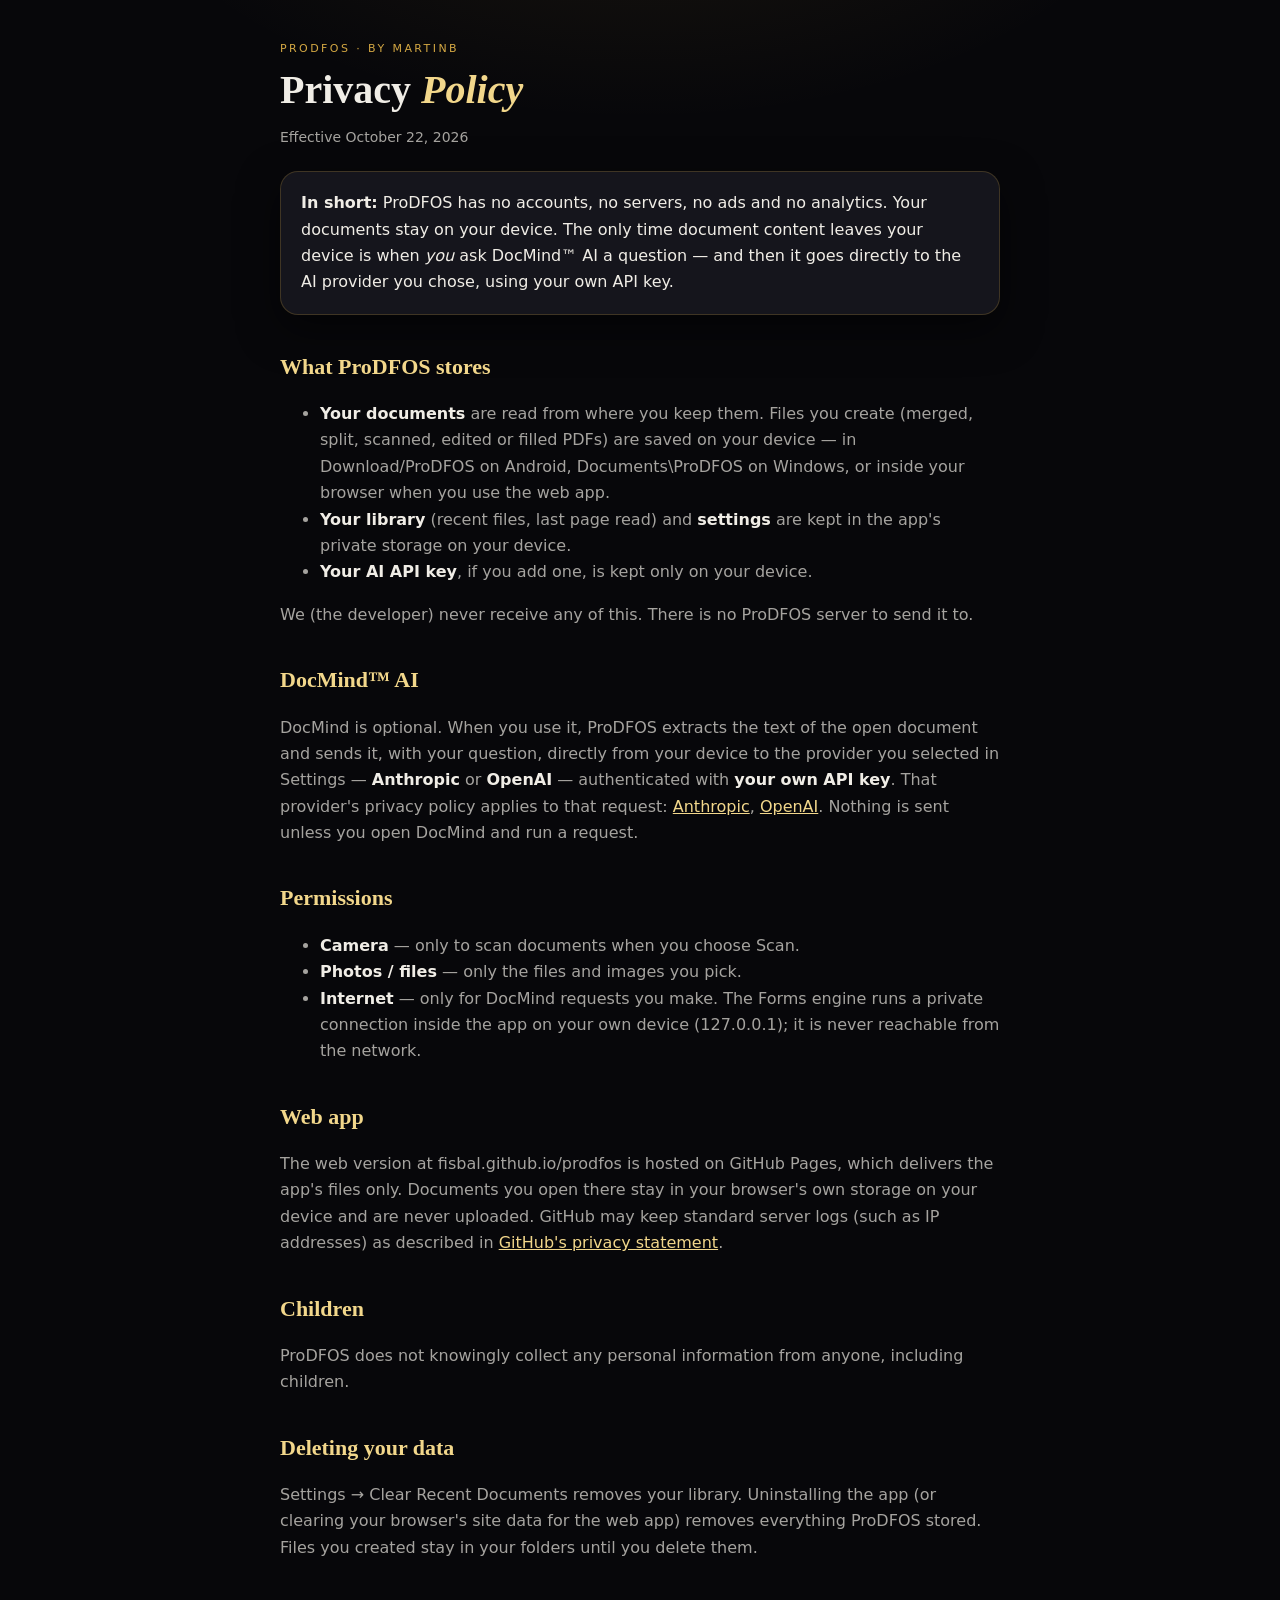
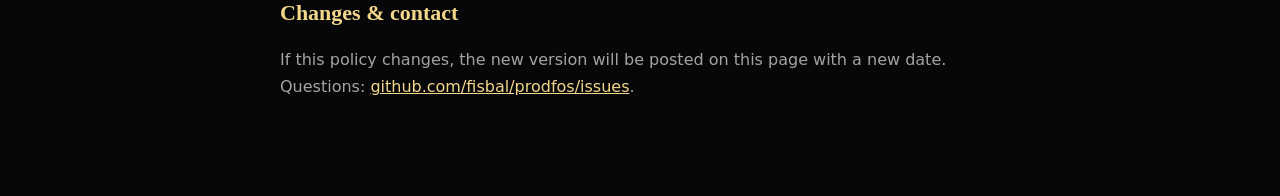
<file: privacy.html>
<!DOCTYPE html>
<html lang="en"><head><meta charset="utf-8"><meta name="viewport" content="width=device-width,initial-scale=1">
<title>ProDFOS — Privacy Policy</title><link rel="stylesheet" href="_legal.css"><link rel="icon" href="favicon.png"></head>
<body><main>
<div class="kicker">ProDFOS · by MartinB</div>
<h1>Privacy <em>Policy</em></h1>
<p class="date">Effective October 22, 2026</p>

<div class="card"><strong>In short:</strong> ProDFOS has no accounts, no servers, no ads and no analytics. Your documents stay on your device. The only time document content leaves your device is when <em>you</em> ask DocMind™ AI a question — and then it goes directly to the AI provider you chose, using your own API key.</div>

<h2>What ProDFOS stores</h2>
<ul>
<li><strong>Your documents</strong> are read from where you keep them. Files you create (merged, split, scanned, edited or filled PDFs) are saved on your device — in Download/ProDFOS on Android, Documents\ProDFOS on Windows, or inside your browser when you use the web app.</li>
<li><strong>Your library</strong> (recent files, last page read) and <strong>settings</strong> are kept in the app's private storage on your device.</li>
<li><strong>Your AI API key</strong>, if you add one, is kept only on your device.</li>
</ul>
<p>We (the developer) never receive any of this. There is no ProDFOS server to send it to.</p>

<h2>DocMind™ AI</h2>
<p>DocMind is optional. When you use it, ProDFOS extracts the text of the open document and sends it, with your question, directly from your device to the provider you selected in Settings — <strong>Anthropic</strong> or <strong>OpenAI</strong> — authenticated with <strong>your own API key</strong>. That provider's privacy policy applies to that request: <a href="https://www.anthropic.com/legal/privacy">Anthropic</a>, <a href="https://openai.com/policies/privacy-policy">OpenAI</a>. Nothing is sent unless you open DocMind and run a request.</p>

<h2>Permissions</h2>
<ul>
<li><strong>Camera</strong> — only to scan documents when you choose Scan.</li>
<li><strong>Photos / files</strong> — only the files and images you pick.</li>
<li><strong>Internet</strong> — only for DocMind requests you make. The Forms engine runs a private connection inside the app on your own device (127.0.0.1); it is never reachable from the network.</li>
</ul>

<h2>Web app</h2>
<p>The web version at fisbal.github.io/prodfos is hosted on GitHub Pages, which delivers the app's files only. Documents you open there stay in your browser's own storage on your device and are never uploaded. GitHub may keep standard server logs (such as IP addresses) as described in <a href="https://docs.github.com/site-policy/privacy-policies/github-general-privacy-statement">GitHub's privacy statement</a>.</p>

<h2>Children</h2>
<p>ProDFOS does not knowingly collect any personal information from anyone, including children.</p>

<h2>Deleting your data</h2>
<p>Settings → Clear Recent Documents removes your library. Uninstalling the app (or clearing your browser's site data for the web app) removes everything ProDFOS stored. Files you created stay in your folders until you delete them.</p>

<h2>Changes &amp; contact</h2>
<p>If this policy changes, the new version will be posted on this page with a new date. Questions: <a href="https://github.com/fisbal/prodfos/issues">github.com/fisbal/prodfos/issues</a>.</p>
</main></body></html>
</file>
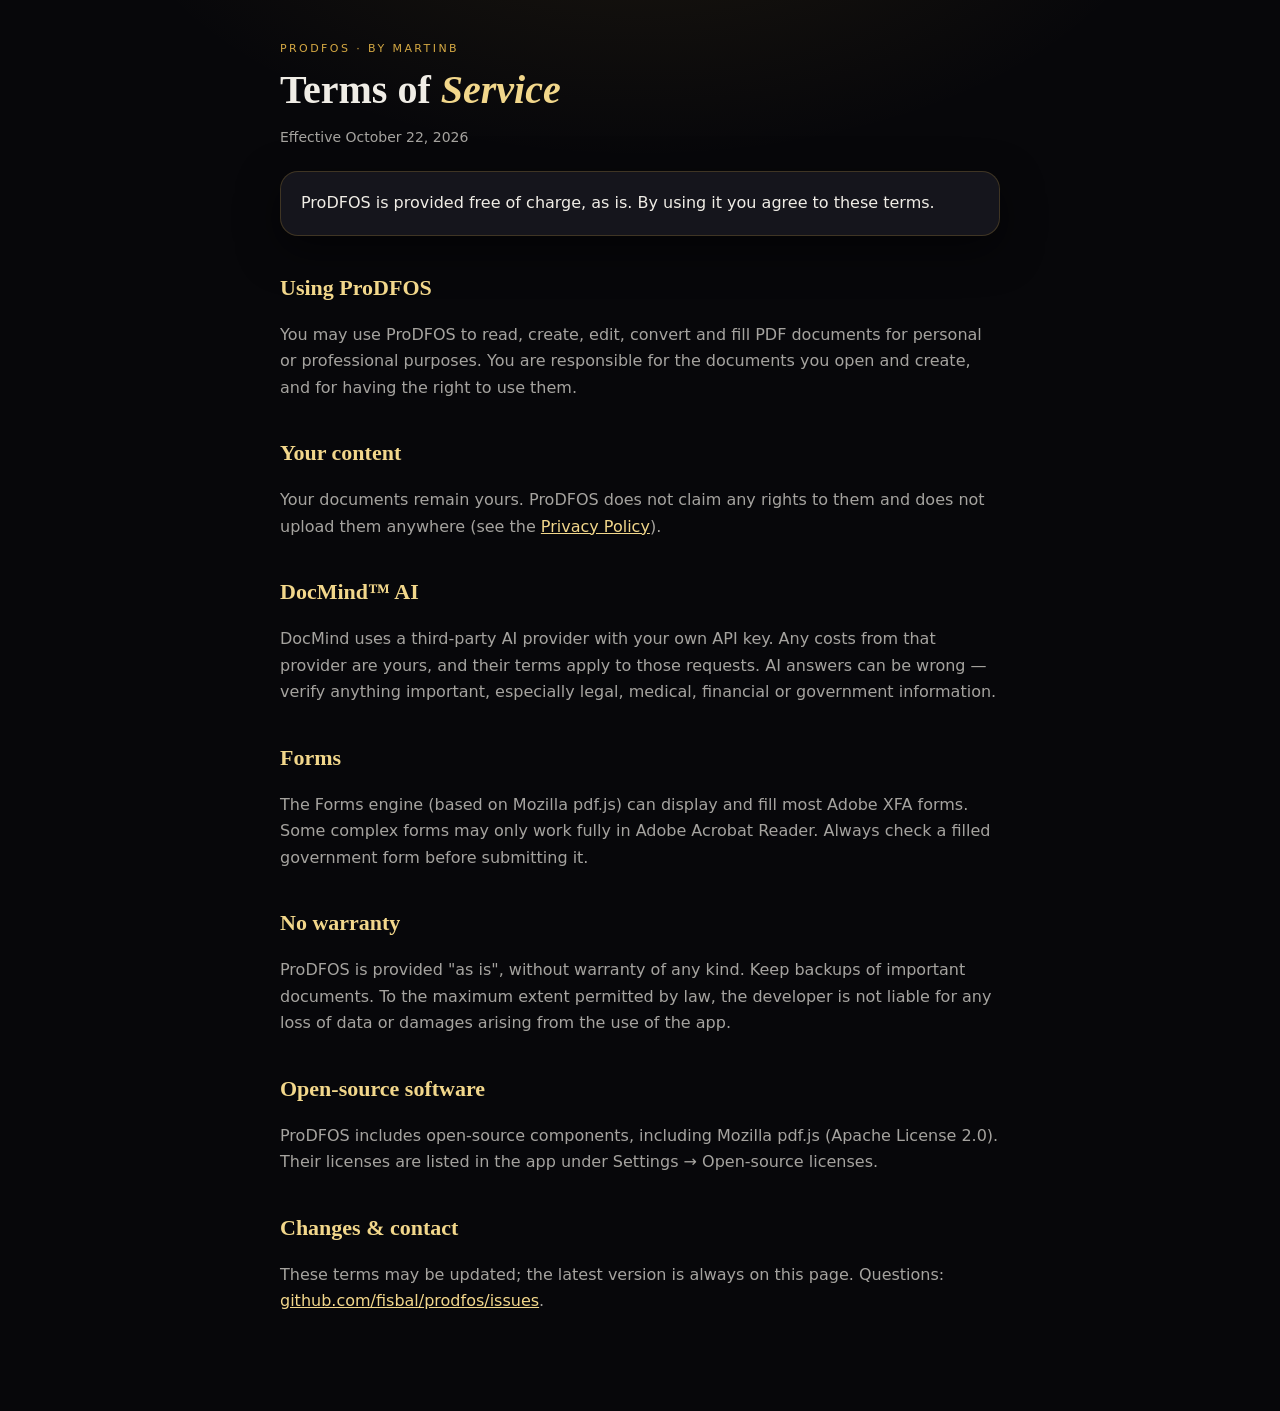
<file: terms.html>
<!DOCTYPE html>
<html lang="en"><head><meta charset="utf-8"><meta name="viewport" content="width=device-width,initial-scale=1">
<title>ProDFOS — Terms of Service</title><link rel="stylesheet" href="_legal.css"><link rel="icon" href="favicon.png"></head>
<body><main>
<div class="kicker">ProDFOS · by MartinB</div>
<h1>Terms of <em>Service</em></h1>
<p class="date">Effective October 22, 2026</p>

<div class="card">ProDFOS is provided free of charge, as is. By using it you agree to these terms.</div>

<h2>Using ProDFOS</h2>
<p>You may use ProDFOS to read, create, edit, convert and fill PDF documents for personal or professional purposes. You are responsible for the documents you open and create, and for having the right to use them.</p>

<h2>Your content</h2>
<p>Your documents remain yours. ProDFOS does not claim any rights to them and does not upload them anywhere (see the <a href="privacy.html">Privacy Policy</a>).</p>

<h2>DocMind™ AI</h2>
<p>DocMind uses a third-party AI provider with your own API key. Any costs from that provider are yours, and their terms apply to those requests. AI answers can be wrong — verify anything important, especially legal, medical, financial or government information.</p>

<h2>Forms</h2>
<p>The Forms engine (based on Mozilla pdf.js) can display and fill most Adobe XFA forms. Some complex forms may only work fully in Adobe Acrobat Reader. Always check a filled government form before submitting it.</p>

<h2>No warranty</h2>
<p>ProDFOS is provided "as is", without warranty of any kind. Keep backups of important documents. To the maximum extent permitted by law, the developer is not liable for any loss of data or damages arising from the use of the app.</p>

<h2>Open-source software</h2>
<p>ProDFOS includes open-source components, including Mozilla pdf.js (Apache License 2.0). Their licenses are listed in the app under Settings → Open-source licenses.</p>

<h2>Changes &amp; contact</h2>
<p>These terms may be updated; the latest version is always on this page. Questions: <a href="https://github.com/fisbal/prodfos/issues">github.com/fisbal/prodfos/issues</a>.</p>
</main></body></html>
</file>
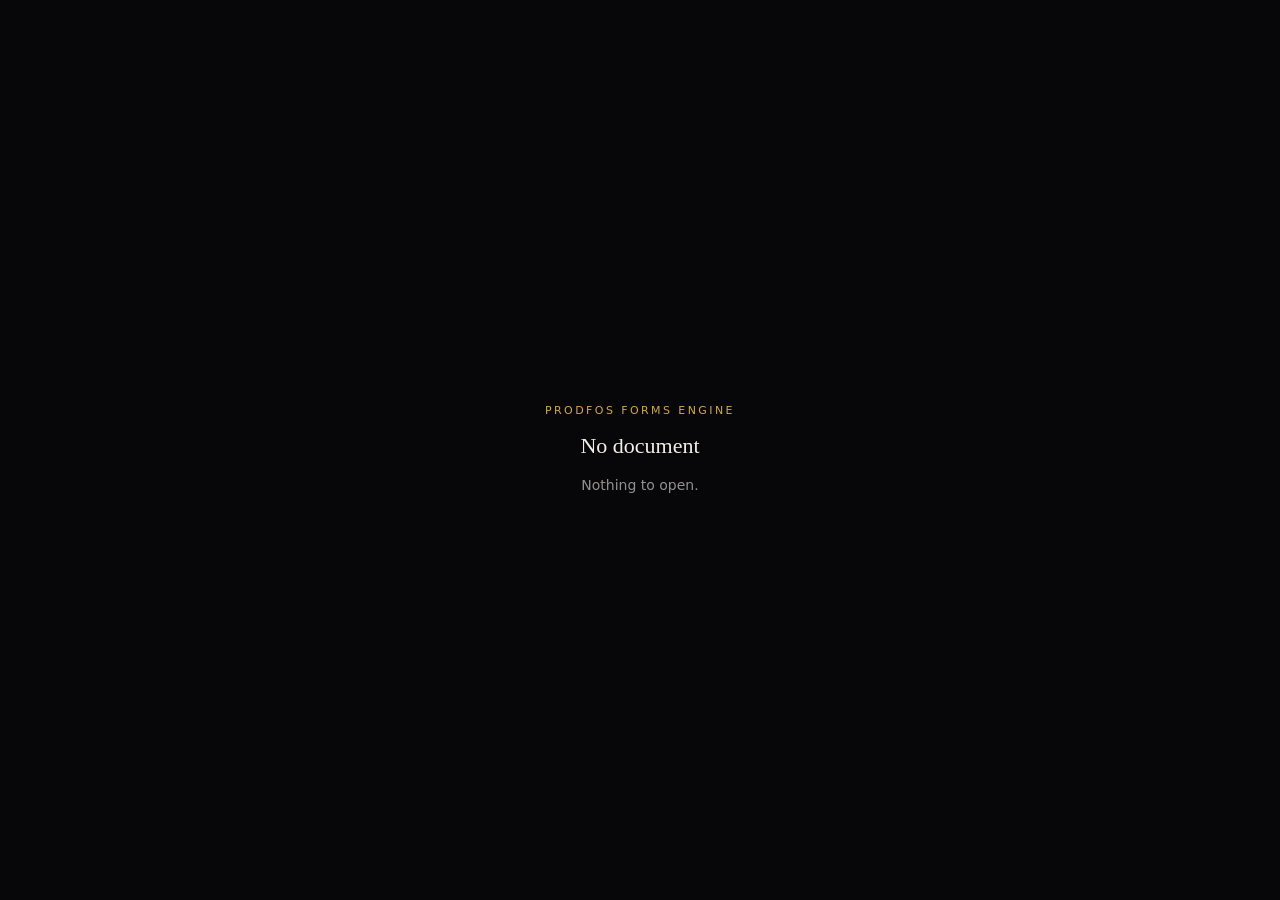
<file: assets/pdfjs/xfa_viewer.html>
<!DOCTYPE html>
<!--
  ProDFOS Forms Engine
  Renders Adobe XFA / scripted government forms with Mozilla pdf.js
  (the same engine Firefox uses). Runs in two modes:

  1. Server mode (Android + Windows): ?file=/doc/<token>&api=/api/<token>
     The app runs a private localhost server that serves this page, the PDF,
     and receives saved forms through POST <api>/save.

  2. Embed mode (Web): ?mode=embed
     Lives in an <iframe>. The parent page sends {type:'open', data, name}
     via postMessage and receives {type:'saved', data} back.
-->
<html lang="en">
<head>
<meta charset="utf-8">
<meta name="viewport" content="width=device-width, initial-scale=1">
<title>ProDFOS Forms</title>
<link rel="stylesheet" href="pdf_viewer.css">
<style>
  :root {
    --void: #07070A; --surface: #0E0E13; --card: #15151C; --border: #26262F;
    --gold: #D4A843; --gold-light: #F2D78B; --cream: #F0EDE6; --muted: rgba(240,237,230,.6);
  }
  html, body { margin: 0; height: 100%; background: var(--void); color: var(--cream);
    font-family: "DM Sans", system-ui, -apple-system, "Segoe UI", Roboto, sans-serif;
    -webkit-tap-highlight-color: transparent; overflow: hidden; }
  #viewerContainer { position: absolute; inset: 0; overflow: auto; padding-bottom: 96px;
    box-sizing: border-box; background:
      radial-gradient(1200px 600px at 50% -10%, rgba(212,168,67,.07), transparent 60%), var(--void); }
  #viewerContainer::-webkit-scrollbar { width: 8px; height: 8px; }
  #viewerContainer::-webkit-scrollbar-thumb { background: #2c2c36; border-radius: 8px; }
  .pdfViewer { padding: 18px 0; }
  .pdfViewer .page { margin: 0 auto 16px auto; border: none !important;
    box-shadow: 0 10px 40px rgba(0,0,0,.55), 0 0 0 1px rgba(212,168,67,.10); border-radius: 2px; }
  /* XFA fields: make them clearly fillable */
  .xfaLayer input, .xfaLayer textarea, .xfaLayer select { background: rgba(212,168,67,.08); }
  .xfaLayer input:focus, .xfaLayer textarea:focus, .xfaLayer select:focus {
    outline: 2px solid var(--gold); background: rgba(212,168,67,.14); }
  .annotationLayer .textWidgetAnnotation :is(input, textarea):focus,
  .annotationLayer .choiceWidgetAnnotation select:focus { outline: 2px solid var(--gold); }

  #bar { position: fixed; left: 50%; bottom: 18px; transform: translateX(-50%);
    display: flex; align-items: center; gap: 4px; padding: 6px; border-radius: 999px;
    background: rgba(21,21,28,.78); backdrop-filter: blur(18px); -webkit-backdrop-filter: blur(18px);
    border: 1px solid rgba(212,168,67,.22); box-shadow: 0 12px 40px rgba(0,0,0,.6); z-index: 10;
    user-select: none; }
  #bar button { all: unset; cursor: pointer; height: 38px; min-width: 38px; padding: 0 10px;
    border-radius: 999px; display: flex; align-items: center; justify-content: center;
    color: var(--cream); font-size: 14px; font-weight: 600; box-sizing: border-box; }
  #bar button:hover { background: rgba(255,255,255,.06); }
  #bar button:active { transform: scale(.96); }
  #bar svg { width: 20px; height: 20px; fill: none; stroke: currentColor; stroke-width: 2;
    stroke-linecap: round; stroke-linejoin: round; }
  #pageInfo { min-width: 64px; text-align: center; font-size: 13px; color: var(--gold);
    font-variant-numeric: tabular-nums; font-weight: 600; }
  #save { background: linear-gradient(135deg, var(--gold-light), var(--gold)) !important;
    color: #1a1406 !important; padding: 0 16px !important; gap: 6px; }
  #save.dirty::after { content: ""; width: 7px; height: 7px; border-radius: 50%; background: #1a1406;
    margin-left: 2px; }
  .sep { width: 1px; height: 22px; background: var(--border); margin: 0 2px; }

  #status { position: fixed; inset: 0; display: flex; flex-direction: column; align-items: center;
    justify-content: center; gap: 16px; text-align: center; padding: 32px; z-index: 20;
    background: var(--void); transition: opacity .35s ease; }
  #status.hidden { opacity: 0; pointer-events: none; }
  .spinner { width: 42px; height: 42px; border-radius: 50%; border: 3px solid rgba(212,168,67,.18);
    border-top-color: var(--gold); animation: spin 0.9s linear infinite; }
  @keyframes spin { to { transform: rotate(360deg); } }
  #statusTitle { font-family: "Playfair Display", Georgia, serif; font-size: 22px; }
  #statusText { color: var(--muted); font-size: 14px; max-width: 420px; line-height: 1.55; }
  .kicker { font-size: 11px; letter-spacing: .22em; text-transform: uppercase; color: var(--gold); }

  #toast { position: fixed; left: 50%; bottom: 82px; transform: translate(-50%, 20px); opacity: 0;
    background: var(--card); border: 1px solid rgba(212,168,67,.3); color: var(--cream);
    padding: 10px 16px; border-radius: 12px; font-size: 13px; transition: all .3s ease; z-index: 30;
    max-width: 86vw; text-align: center; }
  #toast.show { opacity: 1; transform: translate(-50%, 0); }
  #pw { display: none; flex-direction: column; gap: 10px; width: min(320px, 80vw); }
  #pw input { all: unset; background: var(--card); border: 1px solid var(--border); border-radius: 12px;
    padding: 12px 14px; color: var(--cream); font-size: 15px; }
  #pw button { all: unset; cursor: pointer; text-align: center; padding: 12px; border-radius: 999px;
    background: linear-gradient(135deg, var(--gold-light), var(--gold)); color: #1a1406; font-weight: 700; }
</style>
</head>
<body>
<div id="viewerContainer"><div id="viewer" class="pdfViewer"></div></div>

<div id="bar" style="display:none">
  <button id="zoomOut" title="Zoom out"><svg viewBox="0 0 24 24"><path d="M5 12h14"/></svg></button>
  <button id="fit" title="Fit width"><svg viewBox="0 0 24 24"><path d="M4 9V5h4M20 9V5h-4M4 15v4h4M20 15v4h-4"/></svg></button>
  <button id="zoomIn" title="Zoom in"><svg viewBox="0 0 24 24"><path d="M12 5v14M5 12h14"/></svg></button>
  <div class="sep"></div>
  <div id="pageInfo">– / –</div>
  <div class="sep"></div>
  <button id="save" title="Save filled form">
    <svg viewBox="0 0 24 24"><path d="M5 4h11l3 3v13H5z"/><path d="M8 4v5h7V4M8 20v-6h8v6"/></svg>
    <span>Save</span>
  </button>
</div>

<div id="status">
  <div class="spinner" id="spinner"></div>
  <div class="kicker">ProDFOS Forms Engine</div>
  <div id="statusTitle">Opening form…</div>
  <div id="statusText">Rendering scripted &amp; XFA forms with the same engine Firefox uses.</div>
  <form id="pw"><input id="pwInput" type="password" placeholder="Password" autocomplete="off"><button>Unlock</button></form>
</div>
<div id="toast"></div>

<script src="pdf.min.js"></script>
<script src="pdf_viewer.js"></script>
<script>
(function () {
  'use strict';
  var params = new URLSearchParams(location.search);
  var EMBED = params.get('mode') === 'embed';
  var FILE = params.get('file');
  var API = params.get('api');
  var NAME = params.get('name') || 'form.pdf';

  pdfjsLib.GlobalWorkerOptions.workerSrc = 'pdf.worker.min.js';

  var container = document.getElementById('viewerContainer');
  var eventBus = new pdfjsViewer.EventBus();
  var linkService = new pdfjsViewer.PDFLinkService({ eventBus: eventBus });
  var scripting = null;
  try {
    scripting = new pdfjsViewer.PDFScriptingManager({ eventBus: eventBus, sandboxBundleSrc: 'pdf.sandbox.min.js' });
  } catch (e) { scripting = null; }

  var viewer = new pdfjsViewer.PDFViewer({
    container: container, eventBus: eventBus, linkService: linkService,
    scriptingManager: scripting || undefined,
    annotationMode: pdfjsLib.AnnotationMode.ENABLE_FORMS,
    textLayerMode: 1, removePageBorders: false,
  });
  linkService.setViewer(viewer);
  if (scripting) scripting.setViewer(viewer);

  var pdfDoc = null, dirty = false;
  var $ = function (id) { return document.getElementById(id); };

  // ── Messaging to the host app ────────────────────────────
  function notify(type, extra) {
    var msg = Object.assign({ type: type }, extra || {});
    if (EMBED) { try { parent.postMessage(Object.assign({ source: 'prodfos-forms' }, msg), '*'); } catch (e) {} return; }
    if (API) {
      fetch(API + '/event', { method: 'POST', headers: { 'Content-Type': 'application/json' },
        body: JSON.stringify(msg) }).catch(function () {});
    }
  }

  function toast(text) {
    var t = $('toast'); t.textContent = text; t.classList.add('show');
    clearTimeout(toast._t); toast._t = setTimeout(function () { t.classList.remove('show'); }, 2600);
  }

  function showError(title, text) {
    $('spinner').style.display = 'none';
    $('statusTitle').textContent = title;
    $('statusText').textContent = text;
    $('status').classList.remove('hidden');
    notify('error', { message: title + ': ' + text });
  }

  // ── Viewer events ────────────────────────────────────────
  eventBus.on('pagesinit', function () {
    viewer.currentScaleValue = window.innerWidth < 700 ? 'page-width' : 'auto';
    $('status').classList.add('hidden');
    $('bar').style.display = 'flex';
    updatePage();
  });
  eventBus.on('pagechanging', updatePage);
  function updatePage() {
    if (!pdfDoc) return;
    $('pageInfo').textContent = viewer.currentPageNumber + ' / ' + pdfDoc.numPages;
  }
  window.addEventListener('resize', function () {
    var v = viewer.currentScaleValue;
    if (v === 'page-width' || v === 'auto' || v === 'page-fit') viewer.currentScaleValue = v;
  });

  // ── Zoom ─────────────────────────────────────────────────
  function setScale(s) { viewer.currentScale = Math.max(0.25, Math.min(5, s)); }
  $('zoomIn').onclick = function () { setScale(viewer.currentScale * 1.2); };
  $('zoomOut').onclick = function () { setScale(viewer.currentScale / 1.2); };
  $('fit').onclick = function () { viewer.currentScaleValue = 'page-width'; };
  container.addEventListener('wheel', function (e) {
    if (!e.ctrlKey) return; e.preventDefault();
    setScale(viewer.currentScale * (e.deltaY < 0 ? 1.1 : 1 / 1.1));
  }, { passive: false });

  // Pinch-to-zoom (touch)
  var pinch = null;
  function dist(t) { var dx = t[0].clientX - t[1].clientX, dy = t[0].clientY - t[1].clientY; return Math.hypot(dx, dy); }
  container.addEventListener('touchstart', function (e) {
    if (e.touches.length === 2) pinch = { d: dist(e.touches), s: viewer.currentScale, r: 1 };
  }, { passive: true });
  container.addEventListener('touchmove', function (e) {
    if (!pinch || e.touches.length !== 2) return; e.preventDefault();
    pinch.r = dist(e.touches) / pinch.d;
    $('viewer').style.transform = 'scale(' + pinch.r + ')';
    $('viewer').style.transformOrigin = 'center top';
  }, { passive: false });
  container.addEventListener('touchend', function () {
    if (!pinch) return; var target = pinch.s * pinch.r; pinch = null;
    $('viewer').style.transform = ''; setScale(target);
  });

  // ── Save filled form ─────────────────────────────────────
  $('save').onclick = function () {
    if (!pdfDoc) return;
    $('save').querySelector('span').textContent = 'Saving…';
    // Nothing edited yet → save an exact copy. pdf.js's saveDocument() crashes on
    // XFA forms when no field has changed ("Cannot read properties of null
    // (reading 'get')", CF 742) — and there is nothing to rebuild anyway.
    var storage = pdfDoc.annotationStorage;
    var changed = storage && typeof storage.size === 'number' ? storage.size > 0 : dirty;
    (changed ? pdfDoc.saveDocument() : pdfDoc.getData()).then(function (data) {
      if (EMBED) {
        parent.postMessage({ source: 'prodfos-forms', type: 'saved', name: NAME, data: data }, '*');
        done(); return;
      }
      return fetch(API + '/save', { method: 'POST', headers: { 'Content-Type': 'application/pdf' }, body: data })
        .then(function (r) { if (!r.ok) throw new Error('HTTP ' + r.status); return r.json(); })
        .then(function (j) { done(j && j.name ? 'Saved · ' + j.name : null); });
    }).catch(function (e) {
      $('save').querySelector('span').textContent = 'Save';
      toast('Could not save: ' + (e && e.message ? e.message : e));
    });
    function done(msg) {
      dirty = false; $('save').classList.remove('dirty');
      $('save').querySelector('span').textContent = 'Save';
      toast(msg || 'Filled form saved');
    }
  };

  // ── Open ─────────────────────────────────────────────────
  function open(src, password) {
    var opts = {
      enableXfa: true,
      cMapUrl: 'cmaps/', cMapPacked: true,
      standardFontDataUrl: 'standard_fonts/',
      isEvalSupported: false,
    };
    if (src.data) opts.data = src.data; else opts.url = src.url;
    if (password) opts.password = password;
    var task = pdfjsLib.getDocument(opts);
    task.promise.then(function (doc) {
      pdfDoc = doc;
      viewer.setDocument(doc);
      linkService.setDocument(doc, null);
      if (scripting) { try { scripting.setDocument(doc); } catch (e) {} }
      doc.annotationStorage.onSetModified = function () { dirty = true; $('save').classList.add('dirty'); };
      notify('loaded', { pages: doc.numPages, xfa: !!doc.isPureXfa });
    }).catch(function (err) {
      if (err && err.name === 'PasswordException') {
        $('spinner').style.display = 'none';
        $('statusTitle').textContent = password ? 'Wrong password' : 'Protected document';
        $('statusText').textContent = 'Enter the password to open this form.';
        $('pw').style.display = 'flex';
        $('pw').onsubmit = function (e) {
          e.preventDefault(); $('pw').style.display = 'none'; $('spinner').style.display = '';
          $('statusTitle').textContent = 'Opening form…';
          open(src, $('pwInput').value);
        };
        return;
      }
      showError('Could not open this form', (err && err.message) || String(err));
    });
  }

  if (EMBED) {
    window.addEventListener('message', function (e) {
      var m = e.data;
      if (!m || m.type !== 'open' || !m.data) return;
      if (m.name) NAME = m.name;
      open({ data: m.data });
    });
    notify('ready');
  } else if (FILE) {
    open({ url: FILE });
  } else {
    showError('No document', 'Nothing to open.');
  }
})();
</script>
</body>
</html>
</file>
<file: _legal.css>
:root{--bg:#07070A;--card:#15151C;--gold:#D4A843;--gold2:#F2D78B;--cream:#F0EDE6;--muted:rgba(240,237,230,.68)}
*{box-sizing:border-box}
body{margin:0;background:radial-gradient(900px 500px at 50% -10%,rgba(212,168,67,.10),transparent 60%),var(--bg);color:var(--cream);font:16px/1.65 "DM Sans",system-ui,-apple-system,"Segoe UI",Roboto,sans-serif}
main{max-width:760px;margin:0 auto;padding:40px 20px 80px}
.kicker{font-size:11px;letter-spacing:.22em;text-transform:uppercase;color:var(--gold)}
h1{font-family:"Playfair Display",Georgia,serif;font-size:40px;line-height:1.1;margin:10px 0 6px}
h1 em{color:var(--gold2);font-style:italic}
h2{font-family:"Playfair Display",Georgia,serif;font-size:22px;margin:34px 0 8px;color:var(--gold2)}
p,li{color:var(--muted)} strong{color:var(--cream)}
.card{background:var(--card);border:1px solid rgba(212,168,67,.22);border-radius:18px;padding:18px 20px;margin:22px 0;box-shadow:0 14px 40px rgba(0,0,0,.5)}
a{color:var(--gold2)} .date{color:var(--muted);font-size:14px}
</file>
<file: assets/pdfjs/pdf_viewer.css>
/* Copyright 2014 Mozilla Foundation
 *
 * Licensed under the Apache License, Version 2.0 (the "License");
 * you may not use this file except in compliance with the License.
 * You may obtain a copy of the License at
 *
 *     http://www.apache.org/licenses/LICENSE-2.0
 *
 * Unless required by applicable law or agreed to in writing, software
 * distributed under the License is distributed on an "AS IS" BASIS,
 * WITHOUT WARRANTIES OR CONDITIONS OF ANY KIND, either express or implied.
 * See the License for the specific language governing permissions and
 * limitations under the License.
 */

:root {
  --highlight-bg-color: rgba(180, 0, 170, 1);
  --highlight-selected-bg-color: rgba(0, 100, 0, 1);
}

@media screen and (forced-colors: active) {
  :root {
    --highlight-bg-color: Highlight;
    --highlight-selected-bg-color: ButtonText;
  }
}

.textLayer {
  position: absolute;
  text-align: initial;
  inset: 0;
  overflow: hidden;
  opacity: 0.25;
  line-height: 1;
  -webkit-text-size-adjust: none;
     -moz-text-size-adjust: none;
          text-size-adjust: none;
  forced-color-adjust: none;
  transform-origin: 0 0;
  z-index: 2;
}

.textLayer :is(span, br) {
  color: transparent;
  position: absolute;
  white-space: pre;
  cursor: text;
  transform-origin: 0% 0%;
}

/* Only necessary in Google Chrome, see issue 14205, and most unfortunately
 * the problem doesn't show up in "text" reference tests. */
.textLayer span.markedContent {
  top: 0;
  height: 0;
}

.textLayer .highlight {
  margin: -1px;
  padding: 1px;
  background-color: var(--highlight-bg-color);
  border-radius: 4px;
}

.textLayer .highlight.appended {
  position: initial;
}

.textLayer .highlight.begin {
  border-radius: 4px 0 0 4px;
}

.textLayer .highlight.end {
  border-radius: 0 4px 4px 0;
}

.textLayer .highlight.middle {
  border-radius: 0;
}

.textLayer .highlight.selected {
  background-color: var(--highlight-selected-bg-color);
}

.textLayer ::-moz-selection {
  background: blue;
  background: AccentColor; /* stylelint-disable-line declaration-block-no-duplicate-properties */
}

.textLayer ::selection {
  background: blue;
  background: AccentColor; /* stylelint-disable-line declaration-block-no-duplicate-properties */
}

/* Avoids https://github.com/mozilla/pdf.js/issues/13840 in Chrome */
.textLayer br::-moz-selection {
  background: transparent;
}
.textLayer br::selection {
  background: transparent;
}

.textLayer .endOfContent {
  display: block;
  position: absolute;
  inset: 100% 0 0;
  z-index: -1;
  cursor: default;
  -webkit-user-select: none;
     -moz-user-select: none;
          user-select: none;
}

.textLayer .endOfContent.active {
  top: 0;
}


:root {
  --annotation-unfocused-field-background: url("data:image/svg+xml;charset=UTF-8,<svg width='1px' height='1px' xmlns='http://www.w3.org/2000/svg'><rect width='100%' height='100%' style='fill:rgba(0, 54, 255, 0.13);'/></svg>");
  --input-focus-border-color: Highlight;
  --input-focus-outline: 1px solid Canvas;
  --input-unfocused-border-color: transparent;
  --input-disabled-border-color: transparent;
  --input-hover-border-color: black;
  --link-outline: none;
}

@media screen and (forced-colors: active) {
  :root {
    --input-focus-border-color: CanvasText;
    --input-unfocused-border-color: ActiveText;
    --input-disabled-border-color: GrayText;
    --input-hover-border-color: Highlight;
    --link-outline: 1.5px solid LinkText;
    --hcm-highligh-filter: invert(100%);
  }
  .annotationLayer .textWidgetAnnotation :is(input, textarea):required,
  .annotationLayer .choiceWidgetAnnotation select:required,
  .annotationLayer
    .buttonWidgetAnnotation:is(.checkBox, .radioButton)
    input:required {
    outline: 1.5px solid selectedItem;
  }

  .annotationLayer .linkAnnotation:hover {
    -webkit-backdrop-filter: var(--hcm-highligh-filter);
            backdrop-filter: var(--hcm-highligh-filter);
  }

  .annotationLayer .linkAnnotation > a:hover {
    opacity: 0 !important;
    background: none !important;
    box-shadow: none;
  }

  .annotationLayer .popupAnnotation .popup {
    outline: calc(1.5px * var(--scale-factor)) solid CanvasText !important;
    background-color: ButtonFace !important;
    color: ButtonText !important;
  }

  .annotationLayer .highlightArea:hover::after {
    position: absolute;
    top: 0;
    left: 0;
    width: 100%;
    height: 100%;
    -webkit-backdrop-filter: var(--hcm-highligh-filter);
            backdrop-filter: var(--hcm-highligh-filter);
    content: "";
    pointer-events: none;
  }

  .annotationLayer .popupAnnotation.focused .popup {
    outline: calc(3px * var(--scale-factor)) solid Highlight !important;
  }
}

.annotationLayer {
  position: absolute;
  top: 0;
  left: 0;
  pointer-events: none;
  transform-origin: 0 0;
  z-index: 3;
}

.annotationLayer[data-main-rotation="90"] .norotate {
  transform: rotate(270deg) translateX(-100%);
}
.annotationLayer[data-main-rotation="180"] .norotate {
  transform: rotate(180deg) translate(-100%, -100%);
}
.annotationLayer[data-main-rotation="270"] .norotate {
  transform: rotate(90deg) translateY(-100%);
}

.annotationLayer canvas {
  position: absolute;
  width: 100%;
  height: 100%;
  pointer-events: none;
}

.annotationLayer section {
  position: absolute;
  text-align: initial;
  pointer-events: auto;
  box-sizing: border-box;
  transform-origin: 0 0;
}

.annotationLayer .linkAnnotation {
  outline: var(--link-outline);
}

.annotationLayer :is(.linkAnnotation, .buttonWidgetAnnotation.pushButton) > a {
  position: absolute;
  font-size: 1em;
  top: 0;
  left: 0;
  width: 100%;
  height: 100%;
}

.annotationLayer
  :is(.linkAnnotation, .buttonWidgetAnnotation.pushButton):not(.hasBorder)
  > a:hover {
  opacity: 0.2;
  background-color: rgba(255, 255, 0, 1);
  box-shadow: 0 2px 10px rgba(255, 255, 0, 1);
}

.annotationLayer .linkAnnotation.hasBorder:hover {
  background-color: rgba(255, 255, 0, 0.2);
}

.annotationLayer .hasBorder {
  background-size: 100% 100%;
}

.annotationLayer .textAnnotation img {
  position: absolute;
  cursor: pointer;
  width: 100%;
  height: 100%;
  top: 0;
  left: 0;
}

.annotationLayer .textWidgetAnnotation :is(input, textarea),
.annotationLayer .choiceWidgetAnnotation select,
.annotationLayer .buttonWidgetAnnotation:is(.checkBox, .radioButton) input {
  background-image: var(--annotation-unfocused-field-background);
  border: 2px solid var(--input-unfocused-border-color);
  box-sizing: border-box;
  font: calc(9px * var(--scale-factor)) sans-serif;
  height: 100%;
  margin: 0;
  vertical-align: top;
  width: 100%;
}

.annotationLayer .textWidgetAnnotation :is(input, textarea):required,
.annotationLayer .choiceWidgetAnnotation select:required,
.annotationLayer
  .buttonWidgetAnnotation:is(.checkBox, .radioButton)
  input:required {
  outline: 1.5px solid red;
}

.annotationLayer .choiceWidgetAnnotation select option {
  padding: 0;
}

.annotationLayer .buttonWidgetAnnotation.radioButton input {
  border-radius: 50%;
}

.annotationLayer .textWidgetAnnotation textarea {
  resize: none;
}

.annotationLayer .textWidgetAnnotation :is(input, textarea)[disabled],
.annotationLayer .choiceWidgetAnnotation select[disabled],
.annotationLayer
  .buttonWidgetAnnotation:is(.checkBox, .radioButton)
  input[disabled] {
  background: none;
  border: 2px solid var(--input-disabled-border-color);
  cursor: not-allowed;
}

.annotationLayer .textWidgetAnnotation :is(input, textarea):hover,
.annotationLayer .choiceWidgetAnnotation select:hover,
.annotationLayer
  .buttonWidgetAnnotation:is(.checkBox, .radioButton)
  input:hover {
  border: 2px solid var(--input-hover-border-color);
}
.annotationLayer .textWidgetAnnotation :is(input, textarea):hover,
.annotationLayer .choiceWidgetAnnotation select:hover,
.annotationLayer .buttonWidgetAnnotation.checkBox input:hover {
  border-radius: 2px;
}

.annotationLayer .textWidgetAnnotation :is(input, textarea):focus,
.annotationLayer .choiceWidgetAnnotation select:focus {
  background: none;
  border: 2px solid var(--input-focus-border-color);
  border-radius: 2px;
  outline: var(--input-focus-outline);
}

.annotationLayer .buttonWidgetAnnotation:is(.checkBox, .radioButton) :focus {
  background-image: none;
  background-color: transparent;
}

.annotationLayer .buttonWidgetAnnotation.checkBox :focus {
  border: 2px solid var(--input-focus-border-color);
  border-radius: 2px;
  outline: var(--input-focus-outline);
}

.annotationLayer .buttonWidgetAnnotation.radioButton :focus {
  border: 2px solid var(--input-focus-border-color);
  outline: var(--input-focus-outline);
}

.annotationLayer .buttonWidgetAnnotation.checkBox input:checked::before,
.annotationLayer .buttonWidgetAnnotation.checkBox input:checked::after,
.annotationLayer .buttonWidgetAnnotation.radioButton input:checked::before {
  background-color: CanvasText;
  content: "";
  display: block;
  position: absolute;
}

.annotationLayer .buttonWidgetAnnotation.checkBox input:checked::before,
.annotationLayer .buttonWidgetAnnotation.checkBox input:checked::after {
  height: 80%;
  left: 45%;
  width: 1px;
}

.annotationLayer .buttonWidgetAnnotation.checkBox input:checked::before {
  transform: rotate(45deg);
}

.annotationLayer .buttonWidgetAnnotation.checkBox input:checked::after {
  transform: rotate(-45deg);
}

.annotationLayer .buttonWidgetAnnotation.radioButton input:checked::before {
  border-radius: 50%;
  height: 50%;
  left: 30%;
  top: 20%;
  width: 50%;
}

.annotationLayer .textWidgetAnnotation input.comb {
  font-family: monospace;
  padding-left: 2px;
  padding-right: 0;
}

.annotationLayer .textWidgetAnnotation input.comb:focus {
  /*
   * Letter spacing is placed on the right side of each character. Hence, the
   * letter spacing of the last character may be placed outside the visible
   * area, causing horizontal scrolling. We avoid this by extending the width
   * when the element has focus and revert this when it loses focus.
   */
  width: 103%;
}

.annotationLayer .buttonWidgetAnnotation:is(.checkBox, .radioButton) input {
  -webkit-appearance: none;
     -moz-appearance: none;
          appearance: none;
}

.annotationLayer .fileAttachmentAnnotation .popupTriggerArea {
  height: 100%;
  width: 100%;
}

.annotationLayer .popupAnnotation {
  position: absolute;
  font-size: calc(9px * var(--scale-factor));
  pointer-events: none;
  width: -moz-max-content;
  width: max-content;
  max-width: 45%;
  height: auto;
}

.annotationLayer .popup {
  background-color: rgba(255, 255, 153, 1);
  box-shadow: 0 calc(2px * var(--scale-factor)) calc(5px * var(--scale-factor))
    rgba(136, 136, 136, 1);
  border-radius: calc(2px * var(--scale-factor));
  outline: 1.5px solid rgb(255, 255, 74);
  padding: calc(6px * var(--scale-factor));
  cursor: pointer;
  font: message-box;
  white-space: normal;
  word-wrap: break-word;
  pointer-events: auto;
}

.annotationLayer .popupAnnotation.focused .popup {
  outline-width: 3px;
}

.annotationLayer .popup * {
  font-size: calc(9px * var(--scale-factor));
}

.annotationLayer .popup > .header {
  display: inline-block;
}

.annotationLayer .popup > .header h1 {
  display: inline;
}

.annotationLayer .popup > .header .popupDate {
  display: inline-block;
  margin-left: calc(5px * var(--scale-factor));
  width: -moz-fit-content;
  width: fit-content;
}

.annotationLayer .popupContent {
  border-top: 1px solid rgba(51, 51, 51, 1);
  margin-top: calc(2px * var(--scale-factor));
  padding-top: calc(2px * var(--scale-factor));
}

.annotationLayer .richText > * {
  white-space: pre-wrap;
  font-size: calc(9px * var(--scale-factor));
}

.annotationLayer .popupTriggerArea {
  cursor: pointer;
}

.annotationLayer section svg {
  position: absolute;
  width: 100%;
  height: 100%;
  top: 0;
  left: 0;
}

.annotationLayer .annotationTextContent {
  position: absolute;
  width: 100%;
  height: 100%;
  opacity: 0;
  color: transparent;
  -webkit-user-select: none;
     -moz-user-select: none;
          user-select: none;
  pointer-events: none;
}

.annotationLayer .annotationTextContent span {
  width: 100%;
  display: inline-block;
}

.annotationLayer svg.quadrilateralsContainer {
  contain: strict;
  width: 0;
  height: 0;
  position: absolute;
  top: 0;
  left: 0;
  z-index: -1;
}


:root {
  --xfa-unfocused-field-background: url("data:image/svg+xml;charset=UTF-8,<svg width='1px' height='1px' xmlns='http://www.w3.org/2000/svg'><rect width='100%' height='100%' style='fill:rgba(0, 54, 255, 0.13);'/></svg>");
  --xfa-focus-outline: auto;
}

@media screen and (forced-colors: active) {
  :root {
    --xfa-focus-outline: 2px solid CanvasText;
  }
  .xfaLayer *:required {
    outline: 1.5px solid selectedItem;
  }
}

.xfaLayer {
  background-color: transparent;
}

.xfaLayer .highlight {
  margin: -1px;
  padding: 1px;
  background-color: rgba(239, 203, 237, 1);
  border-radius: 4px;
}

.xfaLayer .highlight.appended {
  position: initial;
}

.xfaLayer .highlight.begin {
  border-radius: 4px 0 0 4px;
}

.xfaLayer .highlight.end {
  border-radius: 0 4px 4px 0;
}

.xfaLayer .highlight.middle {
  border-radius: 0;
}

.xfaLayer .highlight.selected {
  background-color: rgba(203, 223, 203, 1);
}

.xfaPage {
  overflow: hidden;
  position: relative;
}

.xfaContentarea {
  position: absolute;
}

.xfaPrintOnly {
  display: none;
}

.xfaLayer {
  position: absolute;
  text-align: initial;
  top: 0;
  left: 0;
  transform-origin: 0 0;
  line-height: 1.2;
}

.xfaLayer * {
  color: inherit;
  font: inherit;
  font-style: inherit;
  font-weight: inherit;
  font-kerning: inherit;
  letter-spacing: -0.01px;
  text-align: inherit;
  text-decoration: inherit;
  box-sizing: border-box;
  background-color: transparent;
  padding: 0;
  margin: 0;
  pointer-events: auto;
  line-height: inherit;
}

.xfaLayer *:required {
  outline: 1.5px solid red;
}

.xfaLayer div,
.xfaLayer svg,
.xfaLayer svg * {
  pointer-events: none;
}

.xfaLayer a {
  color: blue;
}

.xfaRich li {
  margin-left: 3em;
}

.xfaFont {
  color: black;
  font-weight: normal;
  font-kerning: none;
  font-size: 10px;
  font-style: normal;
  letter-spacing: 0;
  text-decoration: none;
  vertical-align: 0;
}

.xfaCaption {
  overflow: hidden;
  flex: 0 0 auto;
}

.xfaCaptionForCheckButton {
  overflow: hidden;
  flex: 1 1 auto;
}

.xfaLabel {
  height: 100%;
  width: 100%;
}

.xfaLeft {
  display: flex;
  flex-direction: row;
  align-items: center;
}

.xfaRight {
  display: flex;
  flex-direction: row-reverse;
  align-items: center;
}

:is(.xfaLeft, .xfaRight) > :is(.xfaCaption, .xfaCaptionForCheckButton) {
  max-height: 100%;
}

.xfaTop {
  display: flex;
  flex-direction: column;
  align-items: flex-start;
}

.xfaBottom {
  display: flex;
  flex-direction: column-reverse;
  align-items: flex-start;
}

:is(.xfaTop, .xfaBottom) > :is(.xfaCaption, .xfaCaptionForCheckButton) {
  width: 100%;
}

.xfaBorder {
  background-color: transparent;
  position: absolute;
  pointer-events: none;
}

.xfaWrapped {
  width: 100%;
  height: 100%;
}

:is(.xfaTextfield, .xfaSelect):focus {
  background-image: none;
  background-color: transparent;
  outline: var(--xfa-focus-outline);
  outline-offset: -1px;
}

:is(.xfaCheckbox, .xfaRadio):focus {
  outline: var(--xfa-focus-outline);
}

.xfaTextfield,
.xfaSelect {
  height: 100%;
  width: 100%;
  flex: 1 1 auto;
  border: none;
  resize: none;
  background-image: var(--xfa-unfocused-field-background);
}

.xfaSelect {
  padding-inline: 2px;
}

:is(.xfaTop, .xfaBottom) > :is(.xfaTextfield, .xfaSelect) {
  flex: 0 1 auto;
}

.xfaButton {
  cursor: pointer;
  width: 100%;
  height: 100%;
  border: none;
  text-align: center;
}

.xfaLink {
  width: 100%;
  height: 100%;
  position: absolute;
  top: 0;
  left: 0;
}

.xfaCheckbox,
.xfaRadio {
  width: 100%;
  height: 100%;
  flex: 0 0 auto;
  border: none;
}

.xfaRich {
  white-space: pre-wrap;
  width: 100%;
  height: 100%;
}

.xfaImage {
  -o-object-position: left top;
     object-position: left top;
  -o-object-fit: contain;
     object-fit: contain;
  width: 100%;
  height: 100%;
}

.xfaLrTb,
.xfaRlTb,
.xfaTb {
  display: flex;
  flex-direction: column;
  align-items: stretch;
}

.xfaLr {
  display: flex;
  flex-direction: row;
  align-items: stretch;
}

.xfaRl {
  display: flex;
  flex-direction: row-reverse;
  align-items: stretch;
}

.xfaTb > div {
  justify-content: left;
}

.xfaPosition {
  position: relative;
}

.xfaArea {
  position: relative;
}

.xfaValignMiddle {
  display: flex;
  align-items: center;
}

.xfaTable {
  display: flex;
  flex-direction: column;
  align-items: stretch;
}

.xfaTable .xfaRow {
  display: flex;
  flex-direction: row;
  align-items: stretch;
}

.xfaTable .xfaRlRow {
  display: flex;
  flex-direction: row-reverse;
  align-items: stretch;
  flex: 1;
}

.xfaTable .xfaRlRow > div {
  flex: 1;
}

:is(.xfaNonInteractive, .xfaDisabled, .xfaReadOnly) :is(input, textarea) {
  background: initial;
}

@media print {
  .xfaTextfield,
  .xfaSelect {
    background: transparent;
  }

  .xfaSelect {
    -webkit-appearance: none;
       -moz-appearance: none;
            appearance: none;
    text-indent: 1px;
    text-overflow: "";
  }
}

/* Ignored in GECKOVIEW builds: */

:root {
  --outline-width: 2px;
  --outline-color: #0060df;
  --outline-around-width: 1px;
  --outline-around-color: #f0f0f4;
  --hover-outline-around-color: var(--outline-around-color);
  --focus-outline: solid var(--outline-width) var(--outline-color);
  --unfocus-outline: solid var(--outline-width) transparent;
  --focus-outline-around: solid var(--outline-around-width)
    var(--outline-around-color);
  --hover-outline-color: #8f8f9d;
  --hover-outline: solid var(--outline-width) var(--hover-outline-color);
  --hover-outline-around: solid var(--outline-around-width)
    var(--hover-outline-around-color);
  --freetext-line-height: 1.35;
  --freetext-padding: 2px;
  --resizer-bg-color: var(--outline-color);
  --resizer-size: 6px;
  --resizer-shift: calc(
    0px - (var(--outline-width) + var(--resizer-size)) / 2 -
      var(--outline-around-width)
  );
  --editorFreeText-editing-cursor: text;
  --editorInk-editing-cursor: pointer;

  --alt-text-opacity: 0.8;
  --alt-text-add-image: url(images/altText_add.svg);
  --alt-text-done-image: url(images/altText_done.svg);
  --alt-text-bg-color: rgba(43, 42, 51, var(--alt-text-opacity));
  --alt-text-fg-color: #fbfbfe;
  --alt-text-border-color: var(--alt-text-bg-color);
  --alt-text-hover-bg-color: rgba(82, 82, 94, var(--alt-text-opacity));
  --alt-text-hover-fg-color: var(--alt-text-fg-color);
  --alt-text-hover-border-color: var(--alt-text-hover-bg-color);
  --alt-text-active-bg-color: rgba(91, 91, 102, var(--alt-text-opacity));
  --alt-text-active-fg-color: var(--alt-text-fg-color);
  --alt-text-active-border-color: var(--alt-text-hover-bg-color);
  --alt-text-focus-outline-color: #0060df;
  --alt-text-focus-border-color: #f0f0f4;
  --alt-text-shadow: 0 2px 6px 0 rgba(28, 27, 34, 0.5);
}

@media (-webkit-min-device-pixel-ratio: 1.1), (min-resolution: 1.1dppx) {
  :root {
  }
}

@media screen and (forced-colors: active) {
  :root {
    --outline-color: CanvasText;
    --outline-around-color: ButtonFace;
    --resizer-bg-color: ButtonText;
    --hover-outline-color: Highlight;
    --hover-outline-around-color: SelectedItemText;

    --alt-text-bg-color: Canvas;
    --alt-text-fg-color: ButtonText;
    --alt-text-border-color: ButtonText;
    --alt-text-hover-bg-color: Canvas;
    --alt-text-hover-fg-color: SelectedItem;
    --alt-text-hover-border-color: SelectedItem;
    --alt-text-active-bg-color: ButtonFace;
    --alt-text-active-fg-color: SelectedItem;
    --alt-text-active-border-color: ButtonText;
    --alt-text-focus-outline-color: CanvasText;
    --alt-text-focus-border-color: ButtonText;
    --alt-text-shadow: none;
    --alt-text-opacity: 1;
  }
}

[data-editor-rotation="90"] {
  transform: rotate(90deg);
}
[data-editor-rotation="180"] {
  transform: rotate(180deg);
}
[data-editor-rotation="270"] {
  transform: rotate(270deg);
}

.annotationEditorLayer {
  background: transparent;
  position: absolute;
  inset: 0;
  font-size: calc(100px * var(--scale-factor));
  transform-origin: 0 0;
  cursor: auto;
  z-index: 4;
}

.annotationEditorLayer.waiting {
  content: "";
  cursor: wait;
  position: absolute;
  inset: 0;
  width: 100%;
  height: 100%;
}

.annotationEditorLayer.freeTextEditing {
  cursor: var(--editorFreeText-editing-cursor);
}

.annotationEditorLayer.inkEditing {
  cursor: var(--editorInk-editing-cursor);
}

.annotationEditorLayer :is(.freeTextEditor, .inkEditor, .stampEditor) {
  position: absolute;
  background: transparent;
  z-index: 1;
  transform-origin: 0 0;
  cursor: auto;
  max-width: 100%;
  max-height: 100%;
  border: var(--unfocus-outline);
}

.annotationEditorLayer .draggable.selectedEditor:is(.freeTextEditor, .inkEditor, .stampEditor) {
    cursor: move;
  }

.annotationEditorLayer .selectedEditor:is(.freeTextEditor, .inkEditor, .stampEditor) {
    border: var(--focus-outline);
    outline: var(--focus-outline-around);
  }

.annotationEditorLayer .selectedEditor:is(.freeTextEditor, .inkEditor, .stampEditor)::before {
      /*
        This is a workaround for the lack of support for stripes(...) (see
        https://drafts.csswg.org/css-images-4/#stripes).
        The outline should be composed of 1px white, 2px blue and 1px white.
        This could be achieved in different ways:
          - using a linear-gradient;
          - using a box-shadow;
          - using an outline on the selected element and an outline+border on
            the ::before pseudo-element.
        All these options lead to incorrect rendering likely due to rounding
        issues.
        That said it doesn't mean that the current is ideal, but it's the best
        we could come up with for the moment.
        One drawback of this approach is that we use a border on the selected
        element which means that we must take care of it when positioning the
        div in js (see AnnotationEditor._borderLineWidth in editor.js).
      */
      content: "";
      position: absolute;
      inset: 0;
      border: var(--focus-outline-around);
      pointer-events: none;
    }

.annotationEditorLayer :is(.freeTextEditor, .inkEditor, .stampEditor):hover:not(.selectedEditor) {
    border: var(--hover-outline);
    outline: var(--hover-outline-around);
  }

.annotationEditorLayer :is(.freeTextEditor, .inkEditor, .stampEditor):hover:not(.selectedEditor)::before {
      content: "";
      position: absolute;
      inset: 0;
      border: var(--focus-outline-around);
    }

.annotationEditorLayer .freeTextEditor {
  padding: calc(var(--freetext-padding) * var(--scale-factor));
  width: auto;
  height: auto;
  touch-action: none;
}

.annotationEditorLayer .freeTextEditor .internal {
  background: transparent;
  border: none;
  inset: 0;
  overflow: visible;
  white-space: nowrap;
  font: 10px sans-serif;
  line-height: var(--freetext-line-height);
  -webkit-user-select: none;
     -moz-user-select: none;
          user-select: none;
}

.annotationEditorLayer .freeTextEditor .overlay {
  position: absolute;
  display: none;
  background: transparent;
  inset: 0;
  width: 100%;
  height: 100%;
}

.annotationEditorLayer .freeTextEditor .overlay.enabled {
  display: block;
}

.annotationEditorLayer .freeTextEditor .internal:empty::before {
  content: attr(default-content);
  color: gray;
}

.annotationEditorLayer .freeTextEditor .internal:focus {
  outline: none;
  -webkit-user-select: auto;
     -moz-user-select: auto;
          user-select: auto;
}

.annotationEditorLayer .inkEditor {
  width: 100%;
  height: 100%;
}

.annotationEditorLayer .inkEditor.editing {
  cursor: inherit;
}

.annotationEditorLayer .inkEditor .inkEditorCanvas {
  position: absolute;
  inset: 0;
  width: 100%;
  height: 100%;
  touch-action: none;
}

.annotationEditorLayer .stampEditor {
  width: auto;
  height: auto;
}

.annotationEditorLayer .stampEditor canvas {
  width: 100%;
  height: 100%;
}

.annotationEditorLayer :is(.freeTextEditor, .inkEditor, .stampEditor) > .resizers {
      position: absolute;
      inset: 0;
    }

.annotationEditorLayer :is(.freeTextEditor, .inkEditor, .stampEditor) > .resizers.hidden {
        display: none;
      }

.annotationEditorLayer :is(.freeTextEditor, .inkEditor, .stampEditor) > .resizers > .resizer {
        width: var(--resizer-size);
        height: var(--resizer-size);
        background: content-box var(--resizer-bg-color);
        border: var(--focus-outline-around);
        border-radius: 2px;
        position: absolute;
      }

.annotationEditorLayer :is(.freeTextEditor, .inkEditor, .stampEditor) > .resizers > .resizer.topLeft {
          top: var(--resizer-shift);
          left: var(--resizer-shift);
        }

.annotationEditorLayer :is(.freeTextEditor, .inkEditor, .stampEditor) > .resizers > .resizer.topMiddle {
          top: var(--resizer-shift);
          left: calc(50% + var(--resizer-shift));
        }

.annotationEditorLayer :is(.freeTextEditor, .inkEditor, .stampEditor) > .resizers > .resizer.topRight {
          top: var(--resizer-shift);
          right: var(--resizer-shift);
        }

.annotationEditorLayer :is(.freeTextEditor, .inkEditor, .stampEditor) > .resizers > .resizer.middleRight {
          top: calc(50% + var(--resizer-shift));
          right: var(--resizer-shift);
        }

.annotationEditorLayer :is(.freeTextEditor, .inkEditor, .stampEditor) > .resizers > .resizer.bottomRight {
          bottom: var(--resizer-shift);
          right: var(--resizer-shift);
        }

.annotationEditorLayer :is(.freeTextEditor, .inkEditor, .stampEditor) > .resizers > .resizer.bottomMiddle {
          bottom: var(--resizer-shift);
          left: calc(50% + var(--resizer-shift));
        }

.annotationEditorLayer :is(.freeTextEditor, .inkEditor, .stampEditor) > .resizers > .resizer.bottomLeft {
          bottom: var(--resizer-shift);
          left: var(--resizer-shift);
        }

.annotationEditorLayer :is(.freeTextEditor, .inkEditor, .stampEditor) > .resizers > .resizer.middleLeft {
          top: calc(50% + var(--resizer-shift));
          left: var(--resizer-shift);
        }

.annotationEditorLayer[data-main-rotation="0"]
    :is([data-editor-rotation="0"], [data-editor-rotation="180"]) > .resizers > .resizer.topLeft,
      .annotationEditorLayer[data-main-rotation="90"]
    :is([data-editor-rotation="270"], [data-editor-rotation="90"]) > .resizers > .resizer.topLeft,
      .annotationEditorLayer[data-main-rotation="180"]
    :is([data-editor-rotation="180"], [data-editor-rotation="0"]) > .resizers > .resizer.topLeft,
      .annotationEditorLayer[data-main-rotation="270"]
    :is([data-editor-rotation="90"], [data-editor-rotation="270"]) > .resizers > .resizer.topLeft,
      .annotationEditorLayer[data-main-rotation="0"]
    :is([data-editor-rotation="0"], [data-editor-rotation="180"]) > .resizers > .resizer.bottomRight,
      .annotationEditorLayer[data-main-rotation="90"]
    :is([data-editor-rotation="270"], [data-editor-rotation="90"]) > .resizers > .resizer.bottomRight,
      .annotationEditorLayer[data-main-rotation="180"]
    :is([data-editor-rotation="180"], [data-editor-rotation="0"]) > .resizers > .resizer.bottomRight,
      .annotationEditorLayer[data-main-rotation="270"]
    :is([data-editor-rotation="90"], [data-editor-rotation="270"]) > .resizers > .resizer.bottomRight {
        cursor: nwse-resize;
      }

.annotationEditorLayer[data-main-rotation="0"]
    :is([data-editor-rotation="0"], [data-editor-rotation="180"]) > .resizers > .resizer.topMiddle,
      .annotationEditorLayer[data-main-rotation="90"]
    :is([data-editor-rotation="270"], [data-editor-rotation="90"]) > .resizers > .resizer.topMiddle,
      .annotationEditorLayer[data-main-rotation="180"]
    :is([data-editor-rotation="180"], [data-editor-rotation="0"]) > .resizers > .resizer.topMiddle,
      .annotationEditorLayer[data-main-rotation="270"]
    :is([data-editor-rotation="90"], [data-editor-rotation="270"]) > .resizers > .resizer.topMiddle,
      .annotationEditorLayer[data-main-rotation="0"]
    :is([data-editor-rotation="0"], [data-editor-rotation="180"]) > .resizers > .resizer.bottomMiddle,
      .annotationEditorLayer[data-main-rotation="90"]
    :is([data-editor-rotation="270"], [data-editor-rotation="90"]) > .resizers > .resizer.bottomMiddle,
      .annotationEditorLayer[data-main-rotation="180"]
    :is([data-editor-rotation="180"], [data-editor-rotation="0"]) > .resizers > .resizer.bottomMiddle,
      .annotationEditorLayer[data-main-rotation="270"]
    :is([data-editor-rotation="90"], [data-editor-rotation="270"]) > .resizers > .resizer.bottomMiddle {
        cursor: ns-resize;
      }

.annotationEditorLayer[data-main-rotation="0"]
    :is([data-editor-rotation="0"], [data-editor-rotation="180"]) > .resizers > .resizer.topRight,
      .annotationEditorLayer[data-main-rotation="90"]
    :is([data-editor-rotation="270"], [data-editor-rotation="90"]) > .resizers > .resizer.topRight,
      .annotationEditorLayer[data-main-rotation="180"]
    :is([data-editor-rotation="180"], [data-editor-rotation="0"]) > .resizers > .resizer.topRight,
      .annotationEditorLayer[data-main-rotation="270"]
    :is([data-editor-rotation="90"], [data-editor-rotation="270"]) > .resizers > .resizer.topRight,
      .annotationEditorLayer[data-main-rotation="0"]
    :is([data-editor-rotation="0"], [data-editor-rotation="180"]) > .resizers > .resizer.bottomLeft,
      .annotationEditorLayer[data-main-rotation="90"]
    :is([data-editor-rotation="270"], [data-editor-rotation="90"]) > .resizers > .resizer.bottomLeft,
      .annotationEditorLayer[data-main-rotation="180"]
    :is([data-editor-rotation="180"], [data-editor-rotation="0"]) > .resizers > .resizer.bottomLeft,
      .annotationEditorLayer[data-main-rotation="270"]
    :is([data-editor-rotation="90"], [data-editor-rotation="270"]) > .resizers > .resizer.bottomLeft {
        cursor: nesw-resize;
      }

.annotationEditorLayer[data-main-rotation="0"]
    :is([data-editor-rotation="0"], [data-editor-rotation="180"]) > .resizers > .resizer.middleRight,
      .annotationEditorLayer[data-main-rotation="90"]
    :is([data-editor-rotation="270"], [data-editor-rotation="90"]) > .resizers > .resizer.middleRight,
      .annotationEditorLayer[data-main-rotation="180"]
    :is([data-editor-rotation="180"], [data-editor-rotation="0"]) > .resizers > .resizer.middleRight,
      .annotationEditorLayer[data-main-rotation="270"]
    :is([data-editor-rotation="90"], [data-editor-rotation="270"]) > .resizers > .resizer.middleRight,
      .annotationEditorLayer[data-main-rotation="0"]
    :is([data-editor-rotation="0"], [data-editor-rotation="180"]) > .resizers > .resizer.middleLeft,
      .annotationEditorLayer[data-main-rotation="90"]
    :is([data-editor-rotation="270"], [data-editor-rotation="90"]) > .resizers > .resizer.middleLeft,
      .annotationEditorLayer[data-main-rotation="180"]
    :is([data-editor-rotation="180"], [data-editor-rotation="0"]) > .resizers > .resizer.middleLeft,
      .annotationEditorLayer[data-main-rotation="270"]
    :is([data-editor-rotation="90"], [data-editor-rotation="270"]) > .resizers > .resizer.middleLeft {
        cursor: ew-resize;
      }

.annotationEditorLayer[data-main-rotation="0"]
    :is([data-editor-rotation="90"], [data-editor-rotation="270"]) > .resizers > .resizer.topLeft,
      .annotationEditorLayer[data-main-rotation="90"]
    :is([data-editor-rotation="0"], [data-editor-rotation="180"]) > .resizers > .resizer.topLeft,
      .annotationEditorLayer[data-main-rotation="180"]
    :is([data-editor-rotation="270"], [data-editor-rotation="90"]) > .resizers > .resizer.topLeft,
      .annotationEditorLayer[data-main-rotation="270"]
    :is([data-editor-rotation="180"], [data-editor-rotation="0"]) > .resizers > .resizer.topLeft,
      .annotationEditorLayer[data-main-rotation="0"]
    :is([data-editor-rotation="90"], [data-editor-rotation="270"]) > .resizers > .resizer.bottomRight,
      .annotationEditorLayer[data-main-rotation="90"]
    :is([data-editor-rotation="0"], [data-editor-rotation="180"]) > .resizers > .resizer.bottomRight,
      .annotationEditorLayer[data-main-rotation="180"]
    :is([data-editor-rotation="270"], [data-editor-rotation="90"]) > .resizers > .resizer.bottomRight,
      .annotationEditorLayer[data-main-rotation="270"]
    :is([data-editor-rotation="180"], [data-editor-rotation="0"]) > .resizers > .resizer.bottomRight {
        cursor: nesw-resize;
      }

.annotationEditorLayer[data-main-rotation="0"]
    :is([data-editor-rotation="90"], [data-editor-rotation="270"]) > .resizers > .resizer.topMiddle,
      .annotationEditorLayer[data-main-rotation="90"]
    :is([data-editor-rotation="0"], [data-editor-rotation="180"]) > .resizers > .resizer.topMiddle,
      .annotationEditorLayer[data-main-rotation="180"]
    :is([data-editor-rotation="270"], [data-editor-rotation="90"]) > .resizers > .resizer.topMiddle,
      .annotationEditorLayer[data-main-rotation="270"]
    :is([data-editor-rotation="180"], [data-editor-rotation="0"]) > .resizers > .resizer.topMiddle,
      .annotationEditorLayer[data-main-rotation="0"]
    :is([data-editor-rotation="90"], [data-editor-rotation="270"]) > .resizers > .resizer.bottomMiddle,
      .annotationEditorLayer[data-main-rotation="90"]
    :is([data-editor-rotation="0"], [data-editor-rotation="180"]) > .resizers > .resizer.bottomMiddle,
      .annotationEditorLayer[data-main-rotation="180"]
    :is([data-editor-rotation="270"], [data-editor-rotation="90"]) > .resizers > .resizer.bottomMiddle,
      .annotationEditorLayer[data-main-rotation="270"]
    :is([data-editor-rotation="180"], [data-editor-rotation="0"]) > .resizers > .resizer.bottomMiddle {
        cursor: ew-resize;
      }

.annotationEditorLayer[data-main-rotation="0"]
    :is([data-editor-rotation="90"], [data-editor-rotation="270"]) > .resizers > .resizer.topRight,
      .annotationEditorLayer[data-main-rotation="90"]
    :is([data-editor-rotation="0"], [data-editor-rotation="180"]) > .resizers > .resizer.topRight,
      .annotationEditorLayer[data-main-rotation="180"]
    :is([data-editor-rotation="270"], [data-editor-rotation="90"]) > .resizers > .resizer.topRight,
      .annotationEditorLayer[data-main-rotation="270"]
    :is([data-editor-rotation="180"], [data-editor-rotation="0"]) > .resizers > .resizer.topRight,
      .annotationEditorLayer[data-main-rotation="0"]
    :is([data-editor-rotation="90"], [data-editor-rotation="270"]) > .resizers > .resizer.bottomLeft,
      .annotationEditorLayer[data-main-rotation="90"]
    :is([data-editor-rotation="0"], [data-editor-rotation="180"]) > .resizers > .resizer.bottomLeft,
      .annotationEditorLayer[data-main-rotation="180"]
    :is([data-editor-rotation="270"], [data-editor-rotation="90"]) > .resizers > .resizer.bottomLeft,
      .annotationEditorLayer[data-main-rotation="270"]
    :is([data-editor-rotation="180"], [data-editor-rotation="0"]) > .resizers > .resizer.bottomLeft {
        cursor: nwse-resize;
      }

.annotationEditorLayer[data-main-rotation="0"]
    :is([data-editor-rotation="90"], [data-editor-rotation="270"]) > .resizers > .resizer.middleRight,
      .annotationEditorLayer[data-main-rotation="90"]
    :is([data-editor-rotation="0"], [data-editor-rotation="180"]) > .resizers > .resizer.middleRight,
      .annotationEditorLayer[data-main-rotation="180"]
    :is([data-editor-rotation="270"], [data-editor-rotation="90"]) > .resizers > .resizer.middleRight,
      .annotationEditorLayer[data-main-rotation="270"]
    :is([data-editor-rotation="180"], [data-editor-rotation="0"]) > .resizers > .resizer.middleRight,
      .annotationEditorLayer[data-main-rotation="0"]
    :is([data-editor-rotation="90"], [data-editor-rotation="270"]) > .resizers > .resizer.middleLeft,
      .annotationEditorLayer[data-main-rotation="90"]
    :is([data-editor-rotation="0"], [data-editor-rotation="180"]) > .resizers > .resizer.middleLeft,
      .annotationEditorLayer[data-main-rotation="180"]
    :is([data-editor-rotation="270"], [data-editor-rotation="90"]) > .resizers > .resizer.middleLeft,
      .annotationEditorLayer[data-main-rotation="270"]
    :is([data-editor-rotation="180"], [data-editor-rotation="0"]) > .resizers > .resizer.middleLeft {
        cursor: ns-resize;
      }

.annotationEditorLayer
    :is(
      [data-main-rotation="0"] [data-editor-rotation="90"],
      [data-main-rotation="90"] [data-editor-rotation="0"],
      [data-main-rotation="180"] [data-editor-rotation="270"],
      [data-main-rotation="270"] [data-editor-rotation="180"]
    ) .altText {
      rotate: 270deg;
    }

[dir="ltr"] .annotationEditorLayer
    :is(
      [data-main-rotation="0"] [data-editor-rotation="90"],
      [data-main-rotation="90"] [data-editor-rotation="0"],
      [data-main-rotation="180"] [data-editor-rotation="270"],
      [data-main-rotation="270"] [data-editor-rotation="180"]
    ) .altText {
        inset-inline-start: calc(100% - 8px);
      }

[dir="ltr"] .annotationEditorLayer
    :is(
      [data-main-rotation="0"] [data-editor-rotation="90"],
      [data-main-rotation="90"] [data-editor-rotation="0"],
      [data-main-rotation="180"] [data-editor-rotation="270"],
      [data-main-rotation="270"] [data-editor-rotation="180"]
    ) .altText.small {
          inset-inline-start: calc(100% + 8px);
          inset-block-start: 100%;
        }

[dir="rtl"] .annotationEditorLayer
    :is(
      [data-main-rotation="0"] [data-editor-rotation="90"],
      [data-main-rotation="90"] [data-editor-rotation="0"],
      [data-main-rotation="180"] [data-editor-rotation="270"],
      [data-main-rotation="270"] [data-editor-rotation="180"]
    ) .altText {
        inset-block-end: calc(100% - 8px);
      }

[dir="rtl"] .annotationEditorLayer
    :is(
      [data-main-rotation="0"] [data-editor-rotation="90"],
      [data-main-rotation="90"] [data-editor-rotation="0"],
      [data-main-rotation="180"] [data-editor-rotation="270"],
      [data-main-rotation="270"] [data-editor-rotation="180"]
    ) .altText.small {
          inset-inline-start: -8px;
          inset-block-start: 0;
        }

.annotationEditorLayer
    :is(
      [data-main-rotation="0"] [data-editor-rotation="180"],
      [data-main-rotation="90"] [data-editor-rotation="90"],
      [data-main-rotation="180"] [data-editor-rotation="0"],
      [data-main-rotation="270"] [data-editor-rotation="270"]
    ) .altText {
      rotate: 180deg;

      inset-block-end: calc(100% - 8px);
      inset-inline-start: calc(100% - 8px);
    }

.annotationEditorLayer
    :is(
      [data-main-rotation="0"] [data-editor-rotation="180"],
      [data-main-rotation="90"] [data-editor-rotation="90"],
      [data-main-rotation="180"] [data-editor-rotation="0"],
      [data-main-rotation="270"] [data-editor-rotation="270"]
    ) .altText.small {
        inset-inline-start: 100%;
        inset-block-start: -8px;
      }

.annotationEditorLayer
    :is(
      [data-main-rotation="0"] [data-editor-rotation="270"],
      [data-main-rotation="90"] [data-editor-rotation="180"],
      [data-main-rotation="180"] [data-editor-rotation="90"],
      [data-main-rotation="270"] [data-editor-rotation="0"]
    ) .altText {
      rotate: 90deg;
    }

[dir="ltr"] .annotationEditorLayer
    :is(
      [data-main-rotation="0"] [data-editor-rotation="270"],
      [data-main-rotation="90"] [data-editor-rotation="180"],
      [data-main-rotation="180"] [data-editor-rotation="90"],
      [data-main-rotation="270"] [data-editor-rotation="0"]
    ) .altText {
        inset-block-end: calc(100% - 8px);
      }

[dir="ltr"] .annotationEditorLayer
    :is(
      [data-main-rotation="0"] [data-editor-rotation="270"],
      [data-main-rotation="90"] [data-editor-rotation="180"],
      [data-main-rotation="180"] [data-editor-rotation="90"],
      [data-main-rotation="270"] [data-editor-rotation="0"]
    ) .altText.small {
          inset-inline-start: -8px;
          inset-block-start: 0;
        }

[dir="rtl"] .annotationEditorLayer
    :is(
      [data-main-rotation="0"] [data-editor-rotation="270"],
      [data-main-rotation="90"] [data-editor-rotation="180"],
      [data-main-rotation="180"] [data-editor-rotation="90"],
      [data-main-rotation="270"] [data-editor-rotation="0"]
    ) .altText {
        inset-inline-start: calc(100% - 8px);
      }

[dir="rtl"] .annotationEditorLayer
    :is(
      [data-main-rotation="0"] [data-editor-rotation="270"],
      [data-main-rotation="90"] [data-editor-rotation="180"],
      [data-main-rotation="180"] [data-editor-rotation="90"],
      [data-main-rotation="270"] [data-editor-rotation="0"]
    ) .altText.small {
          inset-inline-start: calc(100% + 8px);
          inset-block-start: 100%;
        }

.altText {
  display: flex;
  align-items: center;
  justify-content: center;
  padding-inline: 4px;
  width: auto;
  height: 24px;
  min-width: 88px;
  z-index: 1;
  pointer-events: all;

  color: var(--alt-text-fg-color);
  font: menu;
  font-size: 12px;
  border-radius: 4px;
  border: 1px solid var(--alt-text-border-color);
  background-color: var(--alt-text-bg-color);
  box-shadow: var(--alt-text-shadow);

  position: absolute;
  inset-block-end: 8px;
  inset-inline-start: 8px;
}

[dir="ltr"] .altText {
    transform-origin: 0 100%;
  }

[dir="rtl"] .altText {
    transform-origin: 100% 100%;
  }

.altText.small {

    inset-block-end: unset;
    inset-inline-start: 0;
    inset-block-start: calc(100% + 8px);
  }

[dir="ltr"] .altText.small {
      transform-origin: 0 0;
    }

[dir="rtl"] .altText.small {
      transform-origin: 100% 0;
    }

.altText:hover {
    background-color: var(--alt-text-hover-bg-color);
    border-color: var(--alt-text-hover-border-color);
    color: var(--alt-text-hover-fg-color);
    cursor: pointer;
  }

.altText:hover::before {
      background-color: var(--alt-text-hover-fg-color);
    }

.altText:active {
    background-color: var(--alt-text-active-bg-color);
    border-color: var(--alt-text-active-border-color);
    color: var(--alt-text-active-fg-color);
  }

.altText:active::before {
      background-color: var(--alt-text-active-fg-color);
    }

.altText:focus-visible {
    outline: 2px solid var(--alt-text-focus-outline-color);
    border-color: var(--alt-text-focus-border-color);
  }

.altText::before {
    content: "";
    -webkit-mask-image: var(--alt-text-add-image);
            mask-image: var(--alt-text-add-image);
    -webkit-mask-repeat: no-repeat;
            mask-repeat: no-repeat;
    -webkit-mask-position: center;
            mask-position: center;
    display: inline-block;
    width: 12px;
    height: 13px;
    background-color: var(--alt-text-fg-color);
    margin-inline-end: 4px;
  }

.altText.done::before {
    -webkit-mask-image: var(--alt-text-done-image);
            mask-image: var(--alt-text-done-image);
  }

.altText .tooltip {
    display: none;
  }

.altText .tooltip.show {
      --alt-text-tooltip-bg: #f0f0f4;
      --alt-text-tooltip-fg: #15141a;
      --alt-text-tooltip-border: #8f8f9d;
      --alt-text-tooltip-shadow: 0px 2px 6px 0px rgba(58, 57, 68, 0.2);

      display: inline-flex;
      flex-direction: column;
      align-items: center;
      justify-content: center;
      position: absolute;
      top: calc(100% + 2px);
      inset-inline-start: 0;
      padding-block: 2px 3px;
      padding-inline: 3px;
      max-width: 300px;
      width: -moz-max-content;
      width: max-content;
      height: auto;
      font-size: 12px;

      border: 0.5px solid var(--alt-text-tooltip-border);
      background: var(--alt-text-tooltip-bg);
      box-shadow: var(--alt-text-tooltip-shadow);
      color: var(--alt-text-tooltip-fg);

      pointer-events: none;
    }

@media (prefers-color-scheme: dark) {

.altText .tooltip.show {
        --alt-text-tooltip-bg: #1c1b22;
        --alt-text-tooltip-fg: #fbfbfe;
        --alt-text-tooltip-shadow: 0px 2px 6px 0px #15141a;
    }
      }

@media screen and (forced-colors: active) {

.altText .tooltip.show {
        --alt-text-tooltip-bg: Canvas;
        --alt-text-tooltip-fg: CanvasText;
        --alt-text-tooltip-border: CanvasText;
        --alt-text-tooltip-shadow: none;
    }
      }

#altTextDialog {
  --dialog-bg-color: white;
  --dialog-border-color: white;
  --dialog-shadow: 0 2px 14px 0 rgba(58, 57, 68, 0.2);
  --text-primary-color: #15141a;
  --text-secondary-color: #5b5b66;
  --hover-filter: brightness(0.9);
  --focus-ring-color: #0060df;
  --focus-ring-outline: 2px solid var(--focus-ring-color);

  --textarea-border-color: #8f8f9d;
  --textarea-bg-color: white;
  --textarea-fg-color: var(--text-secondary-color);

  --radio-bg-color: #f0f0f4;
  --radio-checked-bg-color: #fbfbfe;
  --radio-border-color: #8f8f9d;
  --radio-checked-border-color: #0060df;

  --button-cancel-bg-color: #f0f0f4;
  --button-cancel-fg-color: var(--text-primary-color);
  --button-cancel-border-color: var(--button-cancel-bg-color);
  --button-cancel-hover-bg-color: var(--button-cancel-bg-color);
  --button-cancel-hover-fg-color: var(--button-cancel-fg-color);
  --button-cancel-hover-border-color: var(--button-cancel-hover-bg-color);

  --button-save-bg-color: #0060df;
  --button-save-fg-color: #fbfbfe;
  --button-save-hover-bg-color: var(--button-save-bg-color);
  --button-save-hover-fg-color: var(--button-save-fg-color);
  --button-save-hover-border-color: var(--button-save-hover-bg-color);
  --button-save-disabled-bg-color: var(--button-save-bg-color);
  --button-save-disabled-fg-color: var(--button-save-fg-color);
  --button-save-disabled-opacity: 0.4;

  font: message-box;
  font-size: 13px;
  font-weight: 400;
  line-height: 150%;
  border-radius: 4px;
  padding: 12px 16px;
  border: 1px solid var(--dialog-border-color);
  background: var(--dialog-bg-color);
  color: var(--text-primary-color);
  box-shadow: var(--dialog-shadow);
}

@media (prefers-color-scheme: dark) {

#altTextDialog {
    --dialog-bg-color: #1c1b22;
    --dialog-border-color: #1c1b22;
    --dialog-shadow: 0 2px 14px 0 #15141a;
    --text-primary-color: #fbfbfe;
    --text-secondary-color: #cfcfd8;
    --focus-ring-color: #00ddff;
    --hover-filter: brightness(1.4);

    --textarea-bg-color: #42414d;

    --radio-bg-color: #2b2a33;
    --radio-checked-bg-color: #15141a;
    --radio-checked-border-color: #00ddff;

    --button-cancel-bg-color: #2b2a33;
    --button-save-bg-color: #00ddff;
    --button-save-fg-color: #15141a;
}
  }

@media screen and (forced-colors: active) {

#altTextDialog {
    --dialog-bg-color: Canvas;
    --dialog-border-color: CanvasText;
    --dialog-shadow: none;
    --text-primary-color: CanvasText;
    --text-secondary-color: CanvasText;
    --hover-filter: none;
    --focus-ring-color: ButtonBorder;

    --textarea-border-color: ButtonBorder;
    --textarea-bg-color: Field;
    --textarea-fg-color: ButtonText;

    --radio-bg-color: ButtonFace;
    --radio-checked-bg-color: ButtonFace;
    --radio-border-color: ButtonText;
    --radio-checked-border-color: ButtonText;

    --button-cancel-bg-color: ButtonFace;
    --button-cancel-fg-color: ButtonText;
    --button-cancel-border-color: ButtonText;
    --button-cancel-hover-bg-color: AccentColor;
    --button-cancel-hover-fg-color: AccentColorText;

    --button-save-bg-color: ButtonText;
    --button-save-fg-color: ButtonFace;
    --button-save-hover-bg-color: AccentColor;
    --button-save-hover-fg-color: AccentColorText;
    --button-save-disabled-bg-color: GrayText;
    --button-save-disabled-fg-color: Canvas;
    --button-save-disabled-opacity: 1;
}
  }

#altTextDialog::backdrop {
    /* This is needed to avoid to darken the image the user want to describe. */
    -webkit-mask: url(#alttext-manager-mask);
            mask: url(#alttext-manager-mask);
  }

#altTextDialog.positioned {
    margin: 0;
  }

#altTextDialog #altTextContainer {
    width: 300px;
    height: -moz-fit-content;
    height: fit-content;
    display: inline-flex;
    flex-direction: column;
    align-items: flex-start;
    gap: 16px;
  }

#altTextDialog #altTextContainer *:focus-visible {
      outline: var(--focus-ring-outline);
      outline-offset: 2px;
    }

#altTextDialog #altTextContainer .radio {
      display: flex;
      flex-direction: column;
      align-items: flex-start;
      gap: 4px;
    }

#altTextDialog #altTextContainer .radio .radioButton {
        display: flex;
        gap: 8px;
        align-self: stretch;
        align-items: center;
      }

#altTextDialog #altTextContainer .radio .radioButton input {
          -webkit-appearance: none;
             -moz-appearance: none;
                  appearance: none;
          box-sizing: border-box;
          width: 16px;
          height: 16px;
          border-radius: 50%;
          background-color: var(--radio-bg-color);
          border: 1px solid var(--radio-border-color);
        }

#altTextDialog #altTextContainer .radio .radioButton input:hover {
            filter: var(--hover-filter);
          }

#altTextDialog #altTextContainer .radio .radioButton input:checked {
            background-color: var(--radio-checked-bg-color);
            border: 4px solid var(--radio-checked-border-color);
          }

#altTextDialog #altTextContainer .radio .radioLabel {
        display: flex;
        padding-inline-start: 24px;
        align-items: flex-start;
        gap: 10px;
        align-self: stretch;
      }

#altTextDialog #altTextContainer .radio .radioLabel span {
          flex: 1 0 0;
          font-size: 11px;
          color: var(--text-secondary-color);
        }

#altTextDialog #altTextContainer #overallDescription {
      display: flex;
      flex-direction: column;
      align-items: flex-start;
      gap: 4px;
      align-self: stretch;
    }

#altTextDialog #altTextContainer #overallDescription span {
        align-self: stretch;
      }

#altTextDialog #altTextContainer #overallDescription .title {
        font-size: 13px;
        font-style: normal;
        font-weight: 590;
      }

#altTextDialog #altTextContainer #addDescription {
      display: flex;
      flex-direction: column;
      align-items: stretch;
      gap: 8px;
    }

#altTextDialog #altTextContainer #addDescription .descriptionArea {
        flex: 1;
        padding-inline: 24px 10px;
      }

#altTextDialog #altTextContainer #addDescription .descriptionArea textarea {
          font: inherit;
          width: 100%;
          min-height: 75px;
          padding: 8px;
          resize: none;
          margin: 0;
          box-sizing: border-box;
          border-radius: 4px;
          border: 1px solid var(--textarea-border-color);
          background: var(--textarea-bg-color);
          color: var(--textarea-fg-color);
        }

#altTextDialog #altTextContainer #addDescription .descriptionArea textarea:focus {
            outline-offset: 0;
            border-color: transparent;
          }

#altTextDialog #altTextContainer #addDescription .descriptionArea textarea:disabled {
            pointer-events: none;
            opacity: 0.4;
          }

#altTextDialog #altTextContainer #buttons {
      display: flex;
      justify-content: flex-end;
      align-items: flex-start;
      gap: 8px;
      align-self: stretch;
    }

#altTextDialog #altTextContainer #buttons button {
        border-radius: 4px;
        border: 1px solid;
        font: menu;
        font-weight: 600;
        padding: 4px 16px;
        width: auto;
        height: 32px;
      }

#altTextDialog #altTextContainer #buttons button:hover {
          cursor: pointer;
          filter: var(--hover-filter);
        }

#altTextDialog #altTextContainer #buttons button#altTextCancel {
          color: var(--button-cancel-fg-color);
          background-color: var(--button-cancel-bg-color);
          border-color: var(--button-cancel-border-color);
        }

#altTextDialog #altTextContainer #buttons button#altTextCancel:hover {
            color: var(--button-cancel-hover-fg-color);
            background-color: var(--button-cancel-hover-bg-color);
            border-color: var(--button-cancel-hover-border-color);
          }

#altTextDialog #altTextContainer #buttons button#altTextSave {
          color: var(--button-save-hover-fg-color);
          background-color: var(--button-save-hover-bg-color);
          border-color: var(--button-save-hover-border-color);
          opacity: 1;
        }

#altTextDialog #altTextContainer #buttons button#altTextSave:hover {
            color: var(--button-save-hover-fg-color);
            background-color: var(--button-save-hover-bg-color);
            border-color: var(--button-save-hover-border-color);
          }

#altTextDialog #altTextContainer #buttons button#altTextSave:disabled {
            color: var(--button-save-disabled-fg-color);
            background-color: var(--button-save-disabled-bg-color);
            opacity: var(--button-save-disabled-opacity);
            pointer-events: none;
          }

:root {
  --viewer-container-height: 0;
  --pdfViewer-padding-bottom: 0;
  --page-margin: 1px auto -8px;
  --page-border: 9px solid transparent;
  --spreadHorizontalWrapped-margin-LR: -3.5px;
  --loading-icon-delay: 400ms;
}

@media screen and (forced-colors: active) {
  :root {
    --pdfViewer-padding-bottom: 9px;
    --page-margin: 8px auto -1px;
    --page-border: 1px solid CanvasText;
    --spreadHorizontalWrapped-margin-LR: 3.5px;
  }
}

[data-main-rotation="90"] {
  transform: rotate(90deg) translateY(-100%);
}
[data-main-rotation="180"] {
  transform: rotate(180deg) translate(-100%, -100%);
}
[data-main-rotation="270"] {
  transform: rotate(270deg) translateX(-100%);
}

#hiddenCopyElement {
  position: absolute;
  top: 0;
  left: 0;
  width: 0;
  height: 0;
  display: none;
}

.pdfViewer {
  /* Define this variable here and not in :root to avoid to reflow all the UI
     when scaling (see #15929). */
  --scale-factor: 1;

  padding-bottom: var(--pdfViewer-padding-bottom);
}

.pdfViewer .canvasWrapper {
  overflow: hidden;
  width: 100%;
  height: 100%;
  z-index: 1;
}

.pdfViewer .page {
  direction: ltr;
  width: 816px;
  height: 1056px;
  margin: var(--page-margin);
  position: relative;
  overflow: visible;
  border: var(--page-border);
  background-clip: content-box;
  background-color: rgba(255, 255, 255, 1);
}

.pdfViewer .dummyPage {
  position: relative;
  width: 0;
  height: var(--viewer-container-height);
}

.pdfViewer.noUserSelect {
  -webkit-user-select: none;
     -moz-user-select: none;
          user-select: none;
}

.pdfViewer.removePageBorders .page {
  margin: 0 auto 10px;
  border: none;
}

.pdfViewer.singlePageView {
  display: inline-block;
}

.pdfViewer.singlePageView .page {
  margin: 0;
  border: none;
}

.pdfViewer:is(.scrollHorizontal, .scrollWrapped),
.spread {
  margin-inline: 3.5px;
  text-align: center;
}

.pdfViewer.scrollHorizontal,
.spread {
  white-space: nowrap;
}

.pdfViewer.removePageBorders,
.pdfViewer:is(.scrollHorizontal, .scrollWrapped) .spread {
  margin-inline: 0;
}

.spread :is(.page, .dummyPage),
.pdfViewer:is(.scrollHorizontal, .scrollWrapped) :is(.page, .spread) {
  display: inline-block;
  vertical-align: middle;
}

.spread .page,
.pdfViewer:is(.scrollHorizontal, .scrollWrapped) .page {
  margin-inline: var(--spreadHorizontalWrapped-margin-LR);
}

.pdfViewer.removePageBorders .spread .page,
.pdfViewer.removePageBorders:is(.scrollHorizontal, .scrollWrapped) .page {
  margin-inline: 5px;
}

.pdfViewer .page canvas {
  margin: 0;
  display: block;
}

.pdfViewer .page canvas .structTree {
  contain: strict;
}

.pdfViewer .page canvas[hidden] {
  display: none;
}

.pdfViewer .page canvas[zooming] {
  width: 100%;
  height: 100%;
}

.pdfViewer .page.loadingIcon::after {
  position: absolute;
  top: 0;
  left: 0;
  content: "";
  width: 100%;
  height: 100%;
  background: url("images/loading-icon.gif") center no-repeat;
  display: none;
  /* Using a delay with background-image doesn't work,
     consequently we use the display. */
  transition-property: display;
  transition-delay: var(--loading-icon-delay);
  z-index: 5;
  contain: strict;
}

.pdfViewer .page.loading::after {
  display: block;
}

.pdfViewer .page:not(.loading)::after {
  transition-property: none;
  display: none;
}

.pdfPresentationMode .pdfViewer {
  padding-bottom: 0;
}

.pdfPresentationMode .spread {
  margin: 0;
}

.pdfPresentationMode .pdfViewer .page {
  margin: 0 auto;
  border: 2px solid transparent;
}
</file>
